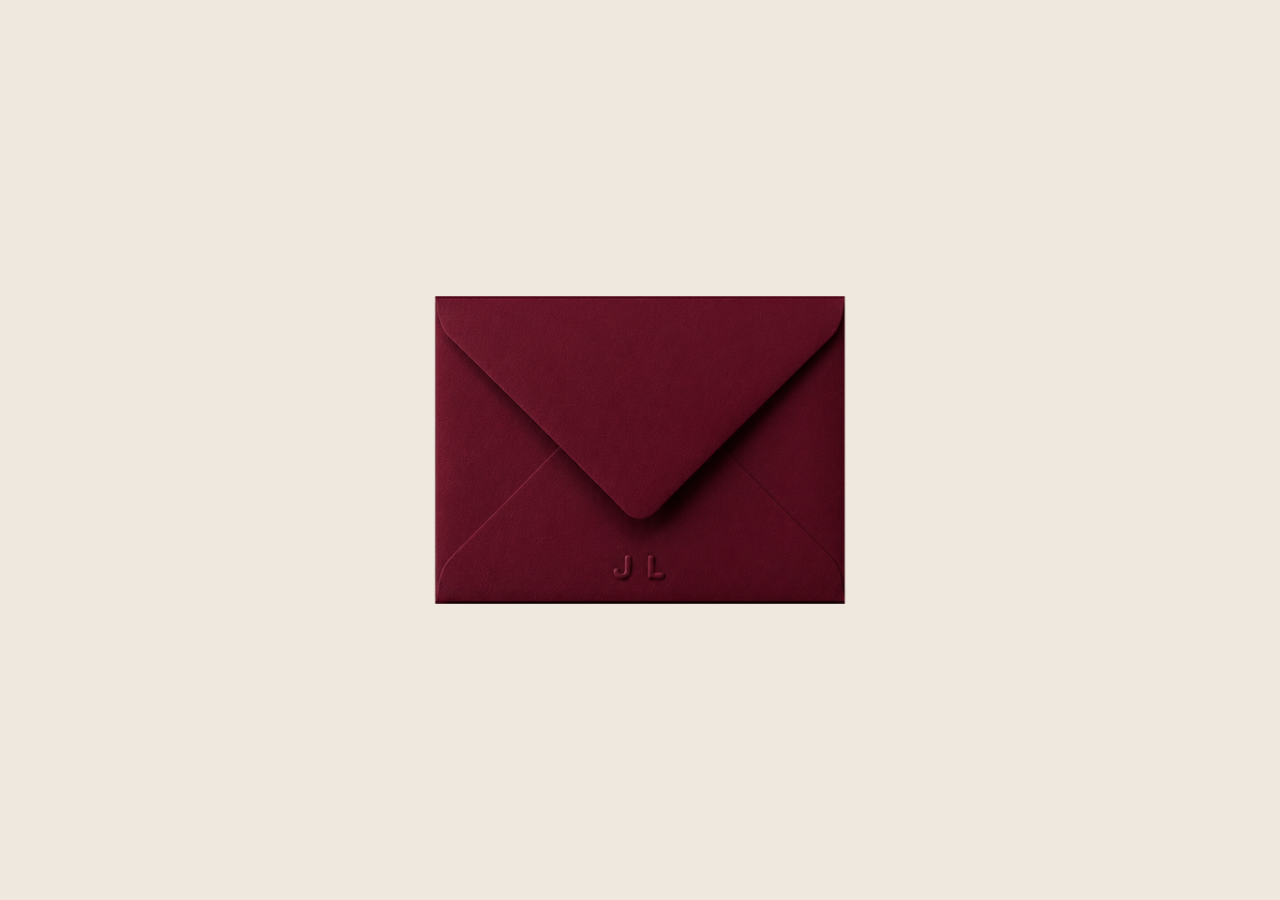
<file: index.html>
<!DOCTYPE html>
<html lang="en">
<head>
    <meta charset="UTF-8">
    <meta name="viewport" content="width=device-width, initial-scale=1.0">
    <title> </title>
    <link rel="stylesheet" href="style.css">
</head>

<body>

<div class="page">
<a id="detailsLink">
    <img src="images/envelope.png" class="image" alt="">
</a>
</div>

<script src="script.js"></script>

</body>
</html>
</file>
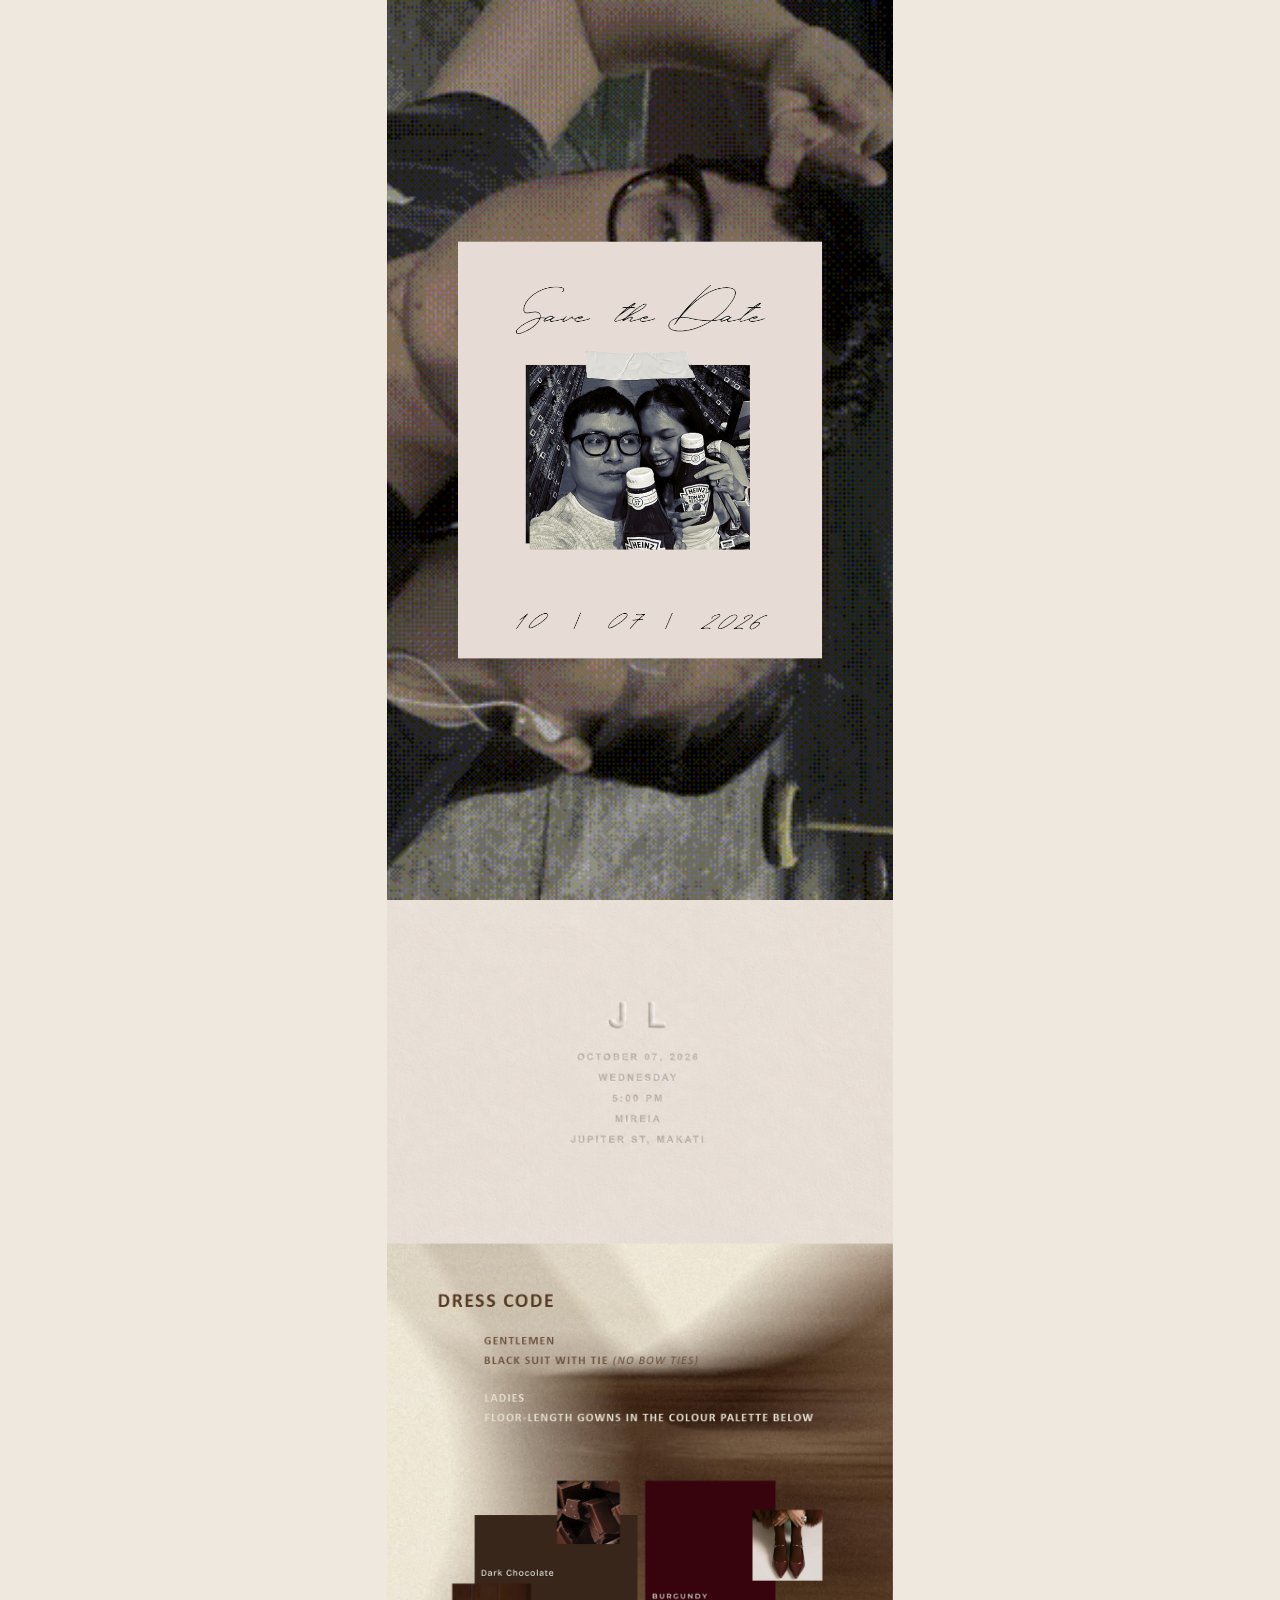
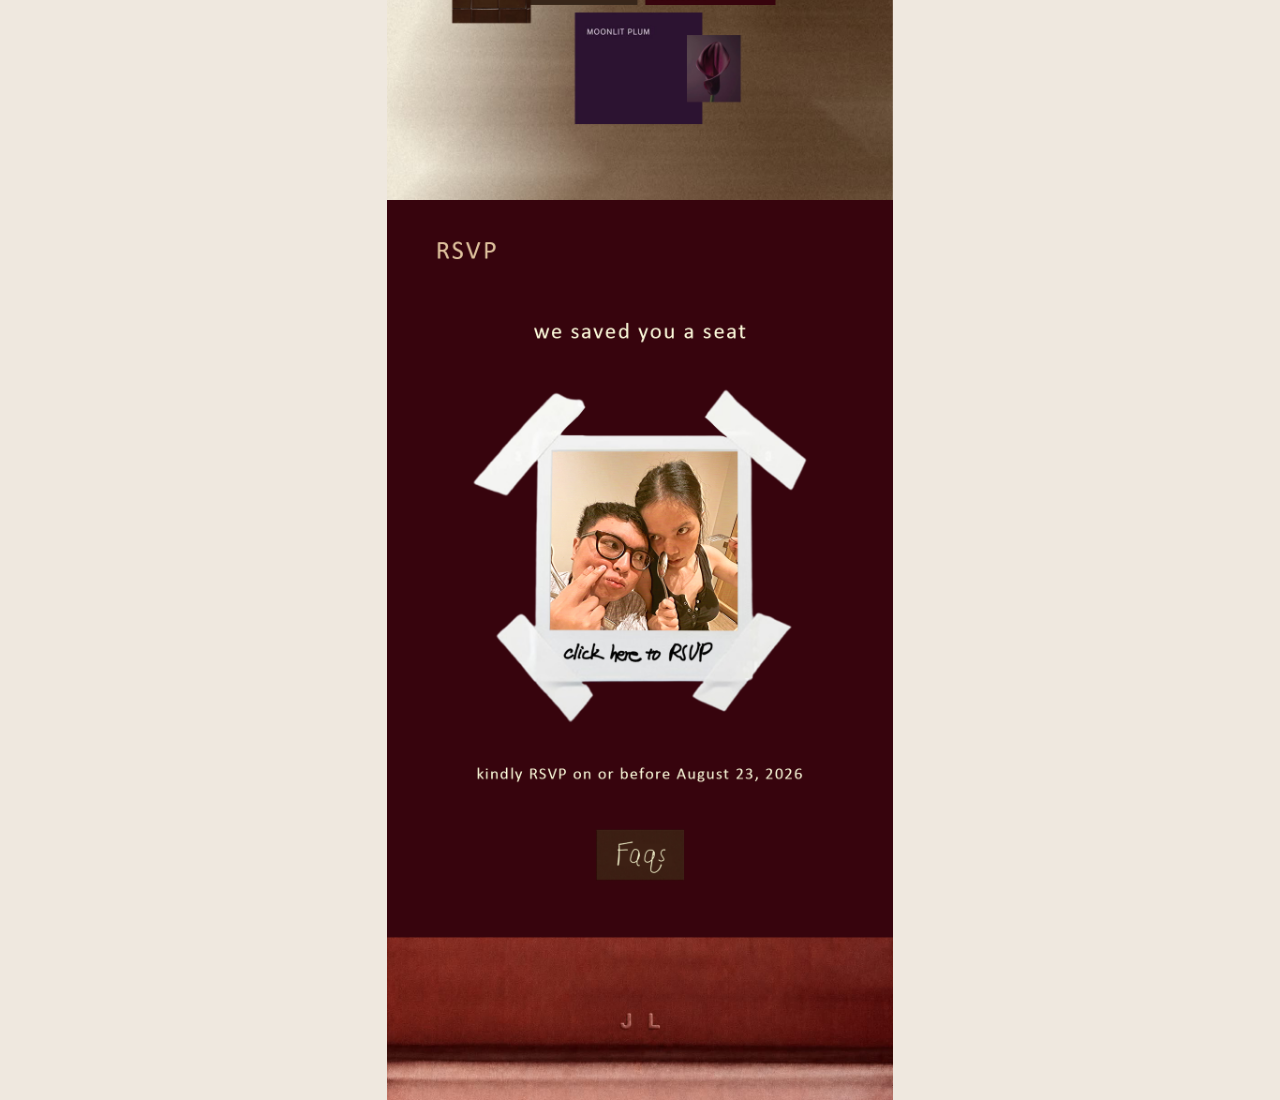
<file: details.html>
<!DOCTYPE html>
<html lang="en">
<head>
    <meta charset="UTF-8">
    <meta name="viewport" content="width=device-width, initial-scale=1.0">
    <title>Wedding Details</title>
    <link rel="stylesheet" href="style.css">
</head>

<body>

<!-- PAGE 1 (GIF + Overlay) -->
<div class="page">
	<img src="images/bg.gif" class="gif" alt="">
    <img src="images/std_base.png" class="overlay" alt="">
</div>

<!-- PAGE 2 -->
<div class="page">
    <img src="images/detailsattire.png" class="image" alt="">
</div>

<!-- PAGE 3 (Clickable) 
<a id="rsvpLink" target="_blank" rel="noopener noreferrer" class="page">
    <img src="images/rsvp.png" class="image" alt="RSVP">
</a>-->

<div class="page">

    <!-- Single Image -->
    <img src="images/rsvp1.png" class="image" alt="">

    <!-- Top 70% -->
    <a id="rsvpLink" target="_blank" rel="noopener noreferrer" class="top-click"></a>

    <!-- Bottom 30% -->
    <a id="faqLink" target="_blank" rel="noopener noreferrer" class="bottom-click"></a>

</div>


<script>

const params = new URLSearchParams(window.location.search);

const id = params.get("id");

document.getElementById("rsvpLink").href =
    "rsvp.html?id=" + encodeURIComponent(id);

document.getElementById("faqLink").href =
    "faqs.html?id=" + encodeURIComponent(id);

</script>

</body>
</html>
</file>
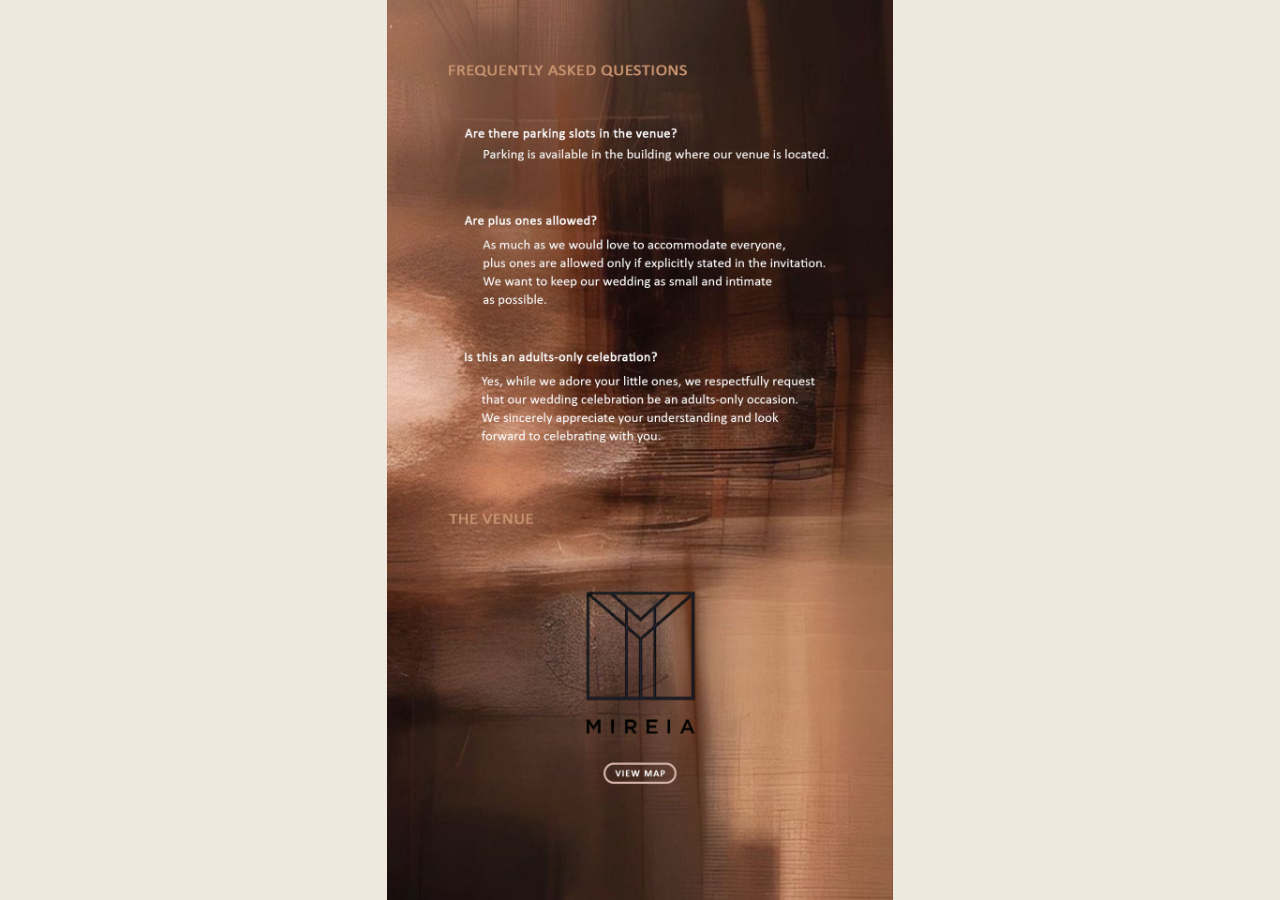
<file: faqs.html>
<!DOCTYPE html>
<html lang="en">
<head>
    <meta charset="UTF-8">
    <meta name="viewport" content="width=device-width, initial-scale=1.0">
    <title>FAQs</title>
    <link rel="stylesheet" href="style.css">
</head>

<body>

<!-- PAGE 2 -->
<div class="page">
    <img src="images/faq.png" class="image" alt="">
	<a href="https://maps.app.goo.gl/TUpfHp1eyHDdFVoP8" target="_blank" rel="noopener noreferrer" class="bottom-click"></a>
</div>

</body>
</html>
</file>
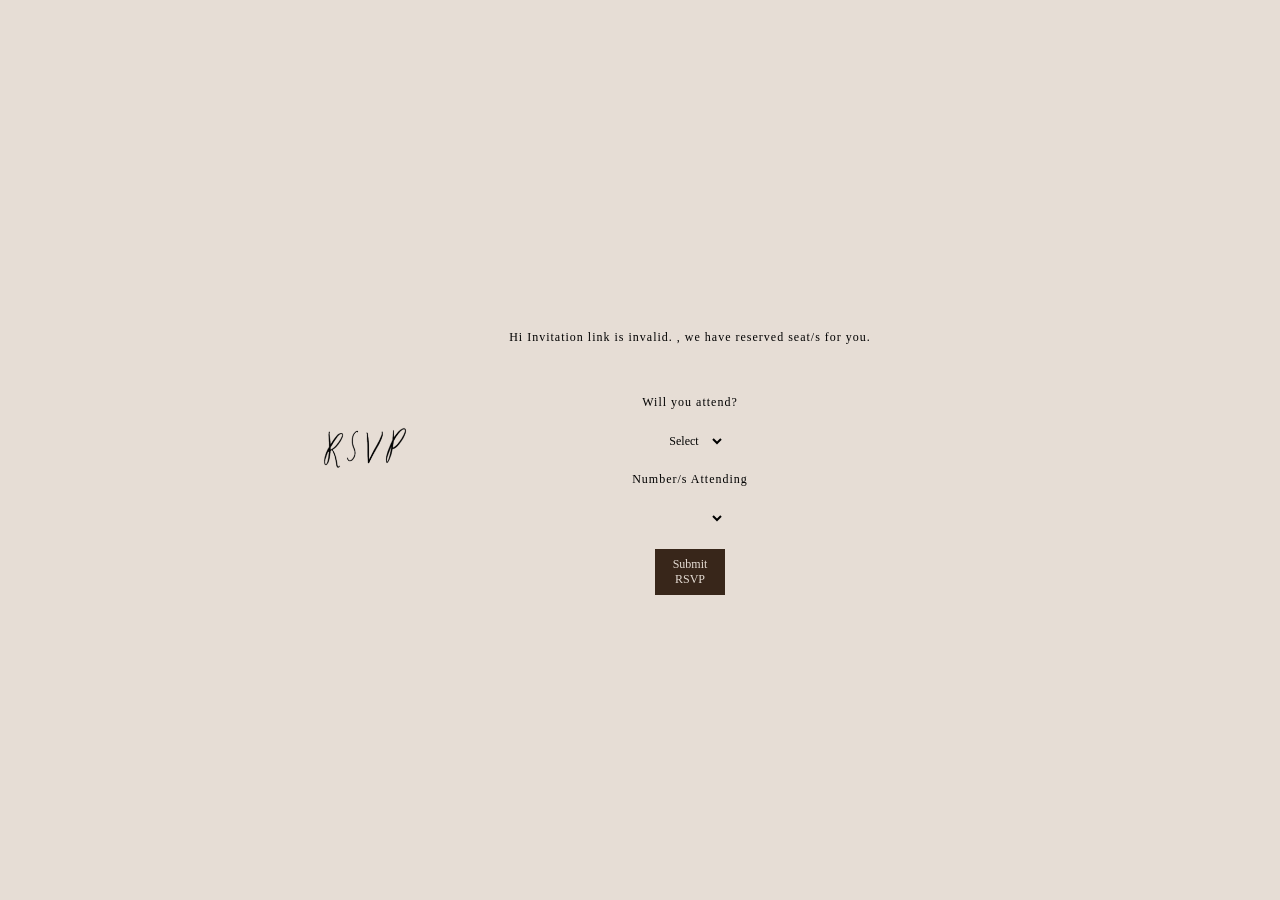
<file: rsvp.html>
<!DOCTYPE html>

<html lang="en">

<head>

<meta charset="UTF-8">
<meta name="viewport" content="width=device-width, initial-scale=1.0">

<title>RSVP</title>

<link rel="stylesheet" href="rsvp.css">

</head>

<header class="header">
    <img src="images/rsvplogo.png" alt="Header">
</header>

<body>

<div class="container">

<p id="welcomeText">Hi 
<span id="guestName">  </span>

 
<span>, we have reserved </span> 

<span id="reservedSeats">  </span> 
<span> seat/s for you. </span> 
</p>

<form id="rsvpForm">

<label>

Will you attend?

</label>

<select id="attendance" required>

<option value="">Select</option>

<option value="Yes">Yes</option>

<option value="No">No</option>

</select>

<label>

Number/s Attending

</label>

<select id="attendingSeats" required>

</select>

<button type="submit">

Submit RSVP

</button>

</form>

<p id="status"></p>

</div>

<script src="rsvp.js"></script>

</body>

</html>
</file>
<file: style.css>
/* RESET */

*{
    margin:0;
    padding:0;
    box-sizing:border-box;
}

html{
    scroll-behavior:smooth;
}

body{

    background:#EFE8DF;

    display:flex;
    flex-direction:column;
    align-items:center;
}
.split-page{

    width:100vw;

    aspect-ratio:9/16;

    display:flex;

    flex-direction:column;

    overflow:hidden;

    margin:0 auto;

}


.top-click{

    position:absolute;

    top:0;
    left:0;

    width:100%;
    height:60%;

    z-index:10;

}

.bottom-click{

    position:absolute;

    left:0;
    bottom:0;

    width:100%;
    height:40%;

    z-index:10;

}


/* IMAGES */

.split-image{

    width:100%;

    height:100%;

    display:block;

    object-fit:cover;

}


/* COVER */

.cover-link{

    display:flex;
    justify-content:center;
    align-items:center;

    width:100%;
    height:100vh;

    text-decoration:none;

}

.cover{

    display:block;

    width:100vw;
    height:auto;
}

/* INVITATION PAGE */

.page{

    position:relative;

    display:block;

    width:100vw;

    aspect-ratio:9 / 16;

    overflow:hidden;

    text-decoration:none;
}

/* NORMAL IMAGE */

.image{

    width:100%;
    height:100%;

    display:block;
}

/* GIF */

.gif{

    position:absolute;
    inset:0;

    width:100%;
    height:100%;

    object-fit:cover;
}

/* GIF OVERLAY */

.overlay{

    position:absolute;
    inset:0;

    width:100%;
    height:100%;

    object-fit:contain;

    pointer-events:none;
}

/* DESKTOP */

@media (min-aspect-ratio:9/16){

    .cover{

        width:auto;
        height:100vh;

    }

    .page{

        width:calc(100vh * 9 / 16);

    }

}
</file>
<file: rsvp.css>
*{
margin:0;
padding:0;
box-sizing:border-box;
}

body{
font-family:"calibri",serif;
/*background:url("images/bg.jpg");
background-repeat:repeat;*/
background-color: #e6ddd5;
font-size:12px;
color:#000;
display:flex;
justify-content:center;
align-items:center;
min-height:100vh;
padding:40px;
}

.container{
max-width:550px;
width:100%;
text-align:center;
}

h1{
margin-bottom:30px;
}
.container{
    letter-spacing:1px;
}

.seatLabel{
margin-top:20px;
font-size:12px;
}


/*#reservedSeats{

font-size:50px;

margin:15px 0 35px;

}*/

.header {
    text-align: center;
    padding: 20px 0;
}

.header img {
    width: 100px;      /* Adjust as needed */
    height: auto;
}


#welcomeText{
margin-top: 50px;
margin-bottom: 50px;
}


form{
display:flex;
flex-direction:column;
gap:15px;
}

select,
textarea,
button{
width:70px;
margin:0 auto;
display:block;
text-align:center;
padding:8px;
font-family:"calibri";
font-size:12px;
border:none;
outline:none;
background:transparent;
}


button{
cursor:pointer;
background:#38261a;
color:#e6ddd5;
}

button:hover{
opacity:.8;
}

#status{
margin-top:25px;
font-family:"calibri";
font-size:12px;
}
</file>
